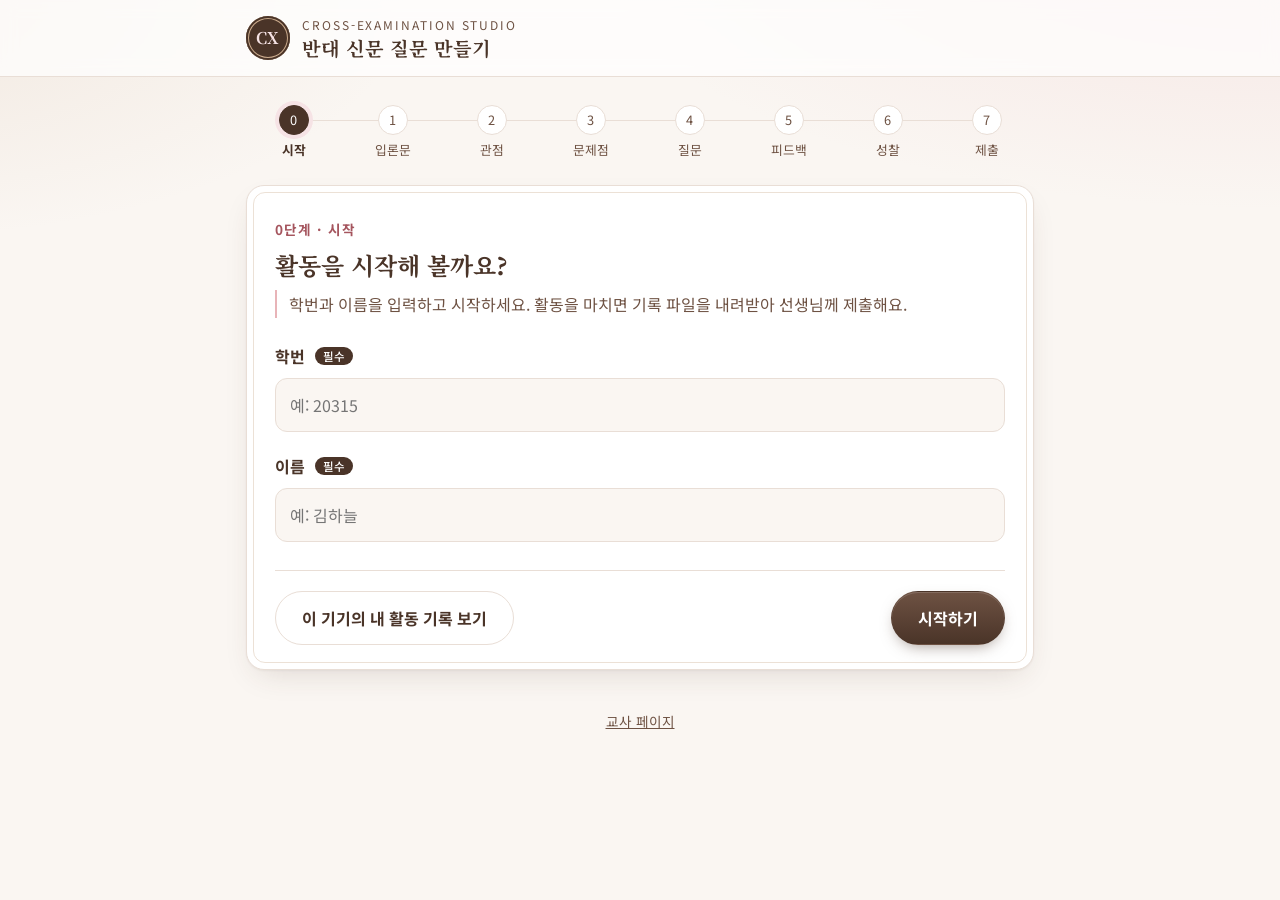
<file: index.html>
<!doctype html>
<html lang="ko">
<head>
  <meta charset="utf-8">
  <meta name="viewport" content="width=device-width, initial-scale=1">
  <title>반대 신문 질문 만들기</title>
  <link rel="preconnect" href="https://fonts.googleapis.com">
  <link rel="preconnect" href="https://fonts.gstatic.com" crossorigin>
  <link href="https://fonts.googleapis.com/css2?family=Noto+Sans+KR:wght@400;500;700&family=Noto+Serif+KR:wght@500;700&display=swap" rel="stylesheet">
  <link rel="stylesheet" href="style.css">
</head>
<body>
  <header class="site-header">
    <div class="wrap header-inner">
      <div class="brand">
        <span class="brand-mark" aria-hidden="true">CX</span>
        <div>
          <p class="brand-eyebrow">Cross-Examination Studio</p>
          <h1 class="brand-title">반대 신문 질문 만들기</h1>
        </div>
      </div>
      <div class="header-tools">
        <p class="student-chip" id="studentChip" hidden></p>
        <button type="button" class="btn btn-ghost btn-sm" id="btnDownloadNow" hidden>지금까지 기록 내려받기</button>
      </div>
    </div>
  </header>

  <main class="wrap">
    <div class="notice notice-warn" id="storageNotice" hidden>
      이 기기에서는 자동 저장이 되지 않으니 마지막에 꼭 파일을 내려받으세요.
    </div>
    <div class="notice" id="restoreNotice" hidden>
      <span>이전에 하던 활동을 불러왔습니다.</span>
      <button type="button" class="btn btn-text" id="btnRestart">새 활동 시작</button>
    </div>

    <ol class="progress progress-8" id="progress" aria-label="활동 단계">
      <li data-idx="0"><span class="dot">0</span><span class="label">시작</span></li>
      <li data-idx="1"><span class="dot">1</span><span class="label">입론문</span></li>
      <li data-idx="2"><span class="dot">2</span><span class="label">관점</span></li>
      <li data-idx="3"><span class="dot">3</span><span class="label">문제점</span></li>
      <li data-idx="4"><span class="dot">4</span><span class="label">질문</span></li>
      <li data-idx="5"><span class="dot">5</span><span class="label">피드백</span></li>
      <li data-idx="6"><span class="dot">6</span><span class="label">성찰</span></li>
      <li data-idx="7"><span class="dot">7</span><span class="label">제출</span></li>
    </ol>

    <details class="essay-ref card" id="essayRef" hidden>
      <summary>상대 측 입론문 다시 보기</summary>
      <div class="essay-body" id="essayRefBody"></div>
    </details>

    <div class="notice" id="lockedNotice" hidden>
      <span>확정한 내용이라 수정할 수 없어요. 읽기만 할 수 있어요.</span>
    </div>

    <!-- 0단계 -->
    <section class="step card" data-step="start" hidden>
      <p class="step-kicker">0단계 · 시작</p>
      <h2>활동을 시작해 볼까요?</h2>
      <p class="guide">학번과 이름을 입력하고 시작하세요. 활동을 마치면 기록 파일을 내려받아 선생님께 제출해요.</p>
      <div class="field">
        <label for="studentNumber">학번 <span class="req">필수</span></label>
        <input id="studentNumber" type="text" inputmode="numeric" autocomplete="off" maxlength="20" placeholder="예: 20315">
        <p class="error" data-error-for="studentNumber"></p>
      </div>
      <div class="field">
        <label for="studentName">이름 <span class="req">필수</span></label>
        <input id="studentName" type="text" autocomplete="off" maxlength="30" placeholder="예: 김하늘">
        <p class="error" data-error-for="studentName"></p>
      </div>
      <p class="hint" id="lockedHint" hidden>활동을 시작한 뒤에는 학번과 이름을 바꿀 수 없어요. 바꾸려면 위의 [새 활동 시작]을 눌러 주세요.</p>
      <div class="actions">
        <button type="button" class="btn btn-ghost" id="btnHistory">이 기기의 내 활동 기록 보기</button>
        <button type="button" class="btn btn-primary" data-action="next">시작하기</button>
      </div>
    </section>

    <!-- 1단계 -->
    <section class="step card" data-step="essay" hidden>
      <p class="step-kicker">1단계 · 상대 측 입론문 읽기</p>
      <h2>상대 측 입론문을 붙여 넣어 주세요</h2>
      <p class="guide">상대 측이 어떤 주장을 하고, 어떤 이유와 근거를 들었는지 생각하며 꼼꼼히 읽어 보세요.</p>
      <div class="field-row">
        <div class="field grow">
          <label for="topic">논제 <span class="opt">선택</span></label>
          <input id="topic" type="text" maxlength="150" placeholder="예: 청소년의 SNS 사용을 법으로 제한해야 한다.">
          <p class="error" data-error-for="topic"></p>
        </div>
        <fieldset class="field stance">
          <legend>상대 측 입장 <span class="opt">선택</span></legend>
          <div class="seg">
            <label><input type="radio" name="opponentStance" value="찬성"><span>찬성</span></label>
            <label><input type="radio" name="opponentStance" value="반대"><span>반대</span></label>
            <label><input type="radio" name="opponentStance" value="모름"><span>모름</span></label>
          </div>
        </fieldset>
      </div>
      <div class="field">
        <label for="opponentEssay">상대 측 입론문 <span class="req">필수</span></label>
        <textarea id="opponentEssay" rows="10" placeholder="상대 측 입론문 전체를 붙여 넣어 주세요. (100~3,000자)"></textarea>
        <p class="counter" data-count-for="opponentEssay"></p>
        <p class="error" data-error-for="opponentEssay"></p>
      </div>
      <div class="essay-preview" id="essayPreviewWrap" hidden>
        <p class="preview-title">읽기 화면</p>
        <div class="essay-body" id="essayPreview"></div>
      </div>
      <div class="actions">
        <button type="button" class="btn btn-ghost" data-action="prev">이전</button>
        <button type="button" class="btn btn-primary" data-action="next">다음</button>
      </div>
    </section>

    <!-- 2단계 -->
    <section class="step card" data-step="criterion" hidden>
      <p class="step-kicker">2단계 · 검토 관점 선택</p>
      <h2>어떤 관점으로 검토할까요?</h2>
      <p class="guide">입론문을 읽으며 가장 의문이 들었던 부분을 떠올리고, 그 의문과 가장 가까운 검토 질문 하나를 골라 보세요.</p>
      <div id="criteriaList" class="criteria" role="radiogroup" aria-label="검토 질문"></div>
      <p class="error" data-error-for="criterion"></p>
      <div class="actions">
        <button type="button" class="btn btn-ghost" data-action="prev">이전</button>
        <button type="button" class="btn btn-primary" data-action="next">다음</button>
      </div>
    </section>

    <!-- 3단계 -->
    <section class="step card" data-step="problem" hidden>
      <p class="step-kicker">3단계 · 문제점 찾기</p>
      <h2>어떤 점이 문제라고 생각하나요?</h2>
      <p class="guide">선택한 관점에서 볼 때 입론문의 어느 부분이, 왜 문제인지 구체적으로 적어 보세요.</p>
      <div class="selected-criterion" id="selectedCriterion3"></div>
      <div class="field">
        <label for="quotedPart">문제가 있다고 생각하는 부분 옮겨 적기 <span class="opt">선택</span></label>
        <textarea id="quotedPart" rows="3" placeholder="입론문에서 해당 문장을 그대로 옮겨 적어 보세요."></textarea>
        <p class="counter" data-count-for="quotedPart"></p>
        <p class="error" data-error-for="quotedPart"></p>
      </div>
      <div class="field">
        <label for="problemThought">나의 생각 <span class="req">필수</span></label>
        <textarea id="problemThought" rows="6" placeholder="예: 근거로 든 설문 조사가 언제, 누구를 대상으로 한 것인지 나와 있지 않아서 믿기 어렵다고 생각한다. (30~800자)"></textarea>
        <p class="counter" data-count-for="problemThought"></p>
        <p class="error" data-error-for="problemThought"></p>
      </div>
      <div class="actions">
        <button type="button" class="btn btn-ghost" data-action="prev">이전</button>
        <button type="button" class="btn btn-primary" data-action="next">다음</button>
      </div>
    </section>

    <!-- 4단계 -->
    <section class="step card" data-step="question" hidden>
      <p class="step-kicker">4단계 · 반대 신문 질문 만들기</p>
      <h2>상대 측에게 건넬 질문을 만들어 보세요</h2>
      <p class="guide">앞에서 찾은 문제점을 상대가 직접 확인하거나 인정할 수 있도록 질문으로 바꾸어 보세요.</p>
      <fieldset class="field">
        <legend>질문 유형 <span class="req">필수</span></legend>
        <div class="qtypes" id="qtypeList"></div>
        <p class="error" data-error-for="questionType"></p>
      </fieldset>
      <div class="field">
        <label for="studentQuestion">나의 반대 신문 질문 <span class="req">필수</span></label>
        <textarea id="studentQuestion" rows="4" placeholder="상대 측에게 실제로 묻는 말투로 적어 보세요. (10~300자)"></textarea>
        <p class="counter" data-count-for="studentQuestion"></p>
        <p class="error" data-error-for="studentQuestion"></p>
      </div>
      <div class="actions">
        <button type="button" class="btn btn-ghost" data-action="prev">이전</button>
        <button type="button" class="btn btn-primary" data-action="next" id="btnQuestionNext">제출 전 확인</button>
      </div>
    </section>

    <!-- 4단계: 확인 -->
    <section class="step card" data-step="confirm" hidden>
      <p class="step-kicker">4단계 · 제출 전 확인</p>
      <h2>확정하기 전에 확인해 주세요</h2>
      <p class="guide">아래 내용이 맞는지 살펴보세요. <strong>확정하면 1~4단계 내용을 수정할 수 없습니다.</strong></p>
      <dl class="summary" id="confirmSummary"></dl>
      <div class="actions">
        <button type="button" class="btn btn-ghost" data-action="prev">돌아가서 고치기</button>
        <button type="button" class="btn btn-primary" id="btnConfirm">확정하고 피드백 받으러 가기</button>
      </div>
    </section>

    <!-- 5단계 -->
    <section class="step card" data-step="feedback" hidden>
      <p class="step-kicker">5단계 · ChatGPT 피드백 받기</p>
      <h2>ChatGPT에게 피드백을 받아 보세요</h2>
      <p class="guide">ChatGPT의 답변도 틀릴 수 있어요. 입론문과 비교하며 비판적으로 읽어 보세요.</p>

      <div class="gpt-step">
        <p class="gpt-num">①</p>
        <div class="gpt-content">
          <h3>요청문 복사하기</h3>
          <p class="hint">아래 요청문에는 지금까지 작성한 내용이 모두 들어 있어요.</p>
          <textarea id="promptBox" class="prompt-box" rows="9" readonly aria-label="ChatGPT 요청문"></textarea>
          <div class="inline-actions">
            <button type="button" class="btn btn-primary" id="btnCopy">요청문 복사</button>
            <span class="copy-status" id="copyStatus" role="status"></span>
          </div>
        </div>
      </div>

      <div class="gpt-step">
        <p class="gpt-num">②</p>
        <div class="gpt-content">
          <h3>ChatGPT에 붙여 넣기</h3>
          <p>ChatGPT를 새 탭에서 열고, 복사한 요청문을 붙여 넣어 보내세요.</p>
          <div class="inline-actions">
            <a class="btn btn-ghost" id="linkChatGPT" href="https://chatgpt.com/" target="_blank" rel="noopener noreferrer">ChatGPT 새 탭으로 열기 ↗</a>
          </div>
        </div>
      </div>

      <div class="gpt-step">
        <p class="gpt-num">③</p>
        <div class="gpt-content">
          <h3>답변 붙여 넣기</h3>
          <p class="hint">ChatGPT 답변 아래의 복사 버튼을 누르거나, 답변 전체를 드래그해 복사한 뒤 붙여 넣으세요.</p>
          <div class="field">
            <label for="gptResponse">ChatGPT의 답변 <span class="req">필수</span></label>
            <textarea id="gptResponse" rows="10" placeholder="ChatGPT의 답변 전체를 붙여 넣어 주세요. (50~5,000자)"></textarea>
            <p class="counter" data-count-for="gptResponse"></p>
            <p class="error" data-error-for="gptResponse"></p>
          </div>
          <div class="notice notice-warn" id="formatWarn" hidden>답변 형식이 요청과 다릅니다. 답변 전체를 복사했는지 확인해 보세요.</div>
          <div id="feedbackView" hidden></div>
          <p class="hint" id="feedbackSavedHint" hidden>피드백이 저장되었어요. 저장한 답변은 수정할 수 없어요.</p>
        </div>
      </div>

      <div class="actions">
        <button type="button" class="btn btn-ghost" data-action="prev">이전</button>
        <button type="button" class="btn btn-primary" id="btnSaveFeedback">피드백 저장</button>
        <button type="button" class="btn btn-primary" data-action="next" id="btnToReflection" hidden>다음</button>
      </div>
    </section>

    <!-- 6단계 -->
    <section class="step card" data-step="reflection" hidden>
      <p class="step-kicker">6단계 · 마무리 성찰</p>
      <h2>생각을 정리해 볼까요?</h2>
      <p class="guide">ChatGPT의 예시를 그대로 옮기기보다 나의 말로 다듬어 보세요.</p>
      <div class="field">
        <label for="finalQuestion">피드백을 참고해 실제 토론에서 사용할 최종 질문을 직접 다듬어 적어 보세요. <span class="req">필수</span></label>
        <textarea id="finalQuestion" rows="3" placeholder="(10~300자)"></textarea>
        <p class="counter" data-count-for="finalQuestion"></p>
        <p class="error" data-error-for="finalQuestion"></p>
      </div>
      <div class="field">
        <label for="learned">이번 활동에서 새롭게 알게 된 점 <span class="opt">선택</span></label>
        <textarea id="learned" rows="2"></textarea>
        <p class="counter" data-count-for="learned"></p>
        <p class="error" data-error-for="learned"></p>
      </div>
      <div class="actions">
        <button type="button" class="btn btn-ghost" data-action="prev">이전</button>
        <button type="button" class="btn btn-primary" id="btnFinish">활동 마치기</button>
      </div>
    </section>

    <!-- 7단계 -->
    <section class="step card" data-step="done" hidden>
      <p class="step-kicker">7단계 · 완료 및 제출</p>
      <h2>수고했어요! 기록 파일을 제출해 주세요</h2>
      <div class="submit-box">
        <button type="button" class="btn btn-primary btn-xl" id="btnDownload">활동 기록 파일 내려받기</button>
        <p>이 파일을 선생님이 안내한 곳(예: 클래스룸 과제)에 제출하세요.</p>
        <p class="hint" id="downloadedHint" hidden>파일을 내려받았어요. 다운로드 폴더에서 확인한 뒤 제출하세요.</p>
      </div>
      <h3 class="summary-title">오늘의 활동</h3>
      <dl class="summary" id="doneSummary"></dl>
      <div class="actions">
        <span></span>
        <button type="button" class="btn btn-ghost" id="btnNew">새 활동 시작</button>
      </div>
    </section>

    <!-- 이 기기의 기록 -->
    <section class="step card" data-step="history" hidden>
      <p class="step-kicker">이 기기의 내 활동 기록</p>
      <h2 id="historyTitle">지난 활동 기록</h2>
      <p class="guide">이 기기에 저장된 활동 기록이에요. 읽기만 할 수 있고, 다시 내려받을 수 있어요.</p>
      <div id="historyList"></div>
      <div class="actions">
        <button type="button" class="btn btn-ghost" id="btnHistoryBack">돌아가기</button>
        <span></span>
      </div>
    </section>
  </main>

  <footer class="site-footer wrap">
    <a href="teacher.html">교사 페이지</a>
  </footer>

  <div class="toast" id="toast" role="status" aria-live="polite" hidden></div>

  <script src="app.js"></script>
</body>
</html>
</file>
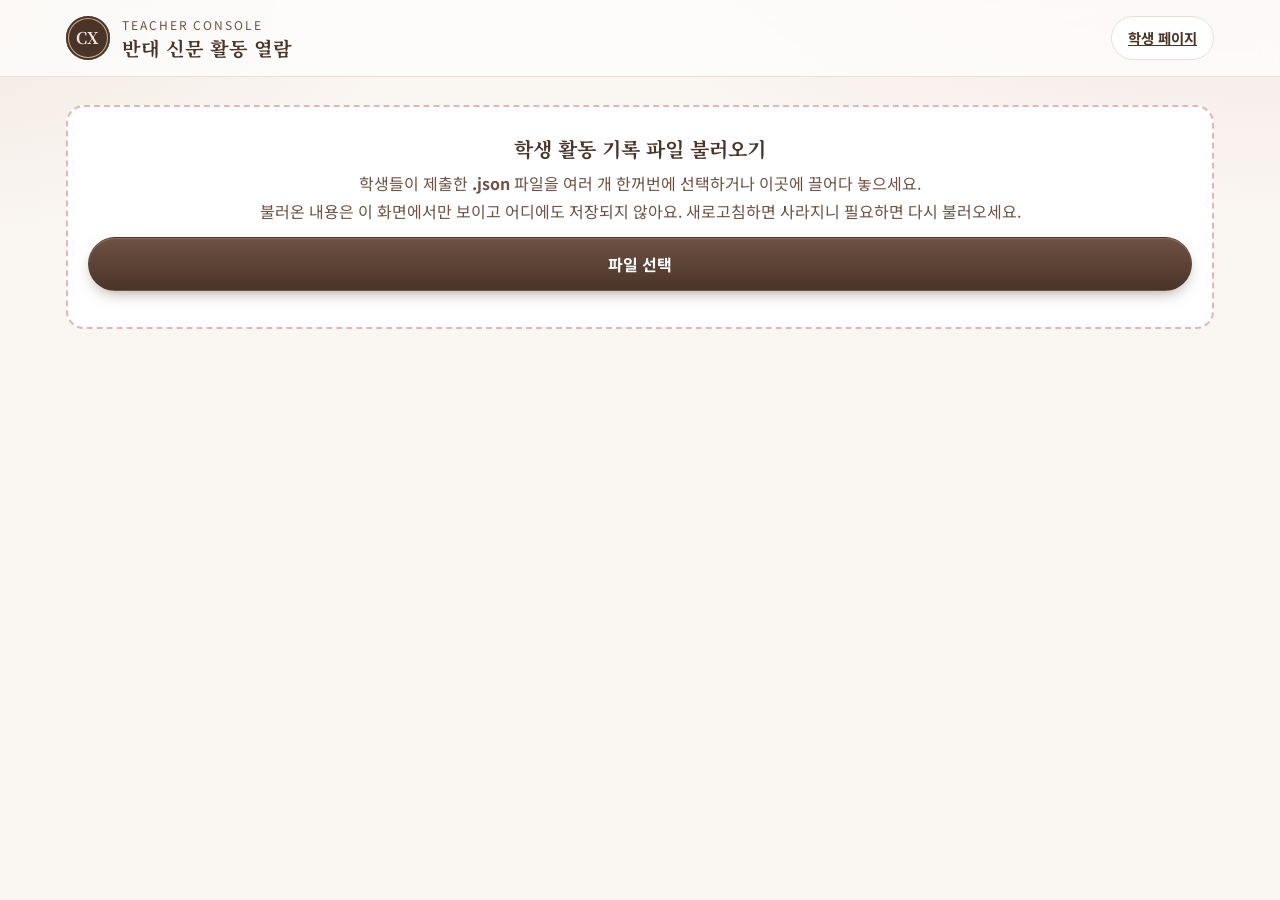
<file: teacher.html>
<!doctype html>
<html lang="ko">
<head>
  <meta charset="utf-8">
  <meta name="viewport" content="width=device-width, initial-scale=1">
  <meta name="robots" content="noindex">
  <title>교사 페이지 · 반대 신문 질문</title>
  <link rel="preconnect" href="https://fonts.googleapis.com">
  <link rel="preconnect" href="https://fonts.gstatic.com" crossorigin>
  <link href="https://fonts.googleapis.com/css2?family=Noto+Sans+KR:wght@400;500;700&family=Noto+Serif+KR:wght@500;700&display=swap" rel="stylesheet">
  <link rel="stylesheet" href="style.css">
  <style>
    .t-wrap { max-width: 1180px; }
    .dropzone {
      border: 2px dashed var(--pink);
      border-radius: 18px;
      background: var(--white);
      padding: 28px 20px;
      text-align: center;
      margin-bottom: 16px;
      transition: background 0.2s, border-color 0.2s;
    }
    .dropzone.over { background: var(--pink-light); border-color: var(--pink-deep); }
    .dropzone h2 { font-size: 1.25rem; margin-bottom: 6px; }
    .dropzone .btn { margin-top: 12px; }
    .sr-only { position: absolute; width: 1px; height: 1px; overflow: hidden; clip: rect(0 0 0 0); white-space: nowrap; }
    .load-report { margin-bottom: 16px; }
    .load-report ul { margin: 6px 0 0; padding-left: 1.2em; }
    .toolbar { display: grid; grid-template-columns: repeat(auto-fit, minmax(150px, 1fr)); gap: 10px; padding: 18px; margin-bottom: 16px; align-items: end; }
    .toolbar label { font-size: 0.85rem; margin-bottom: 4px; }
    .toolbar input, .toolbar select { padding: 9px 12px; }
    .toolbar-actions { display: flex; gap: 8px; flex-wrap: wrap; justify-content: flex-end; margin-bottom: 16px; align-items: center; }
    .toolbar-actions .meta { margin-right: auto; color: var(--brown-600); font-size: 0.9rem; }
    .stats { display: grid; grid-template-columns: repeat(auto-fit, minmax(240px, 1fr)); gap: 12px; margin-bottom: 16px; }
    .stat { padding: 18px 20px; }
    .stat h3 { font-size: 1rem; margin-bottom: 10px; }
    .bar-row { display: grid; grid-template-columns: 72px 1fr auto; gap: 8px; align-items: center; font-size: 0.9rem; margin-bottom: 6px; }
    .bar { height: 10px; border-radius: 999px; background: var(--ivory); border: 1px solid var(--line); overflow: hidden; }
    .bar span { display: block; height: 100%; background: linear-gradient(90deg, var(--pink), var(--pink-deep)); }
    .bar-num { text-align: right; color: var(--brown-600); white-space: nowrap; }
    .big { font-family: var(--serif); font-size: 1.8rem; font-weight: 700; }
    .layout { display: grid; grid-template-columns: minmax(280px, 380px) 1fr; gap: 16px; align-items: start; }
    .panel { padding: 0; overflow: hidden; }
    .panel-head { padding: 14px 18px; border-bottom: 1px solid var(--line); font-family: var(--serif); font-weight: 700; display: flex; justify-content: space-between; align-items: center; gap: 8px; }
    .student-list { max-height: 70vh; overflow-y: auto; }
    .student-item { display: block; width: 100%; text-align: left; background: none; border: 0; border-bottom: 1px solid var(--line); padding: 12px 18px; font: inherit; color: inherit; cursor: pointer; }
    .student-item:hover { background: var(--ivory); }
    .student-item.active { background: var(--pink-light); }
    .student-item .top { display: flex; justify-content: space-between; gap: 8px; font-weight: 700; }
    .student-item .sub { font-size: 0.85rem; color: var(--brown-600); }
    .status { font-size: 0.75rem; padding: 1px 8px; border-radius: 999px; font-weight: 700; white-space: nowrap; }
    .status-done { background: #E6EDE3; color: #34492F; }
    .status-progress { background: var(--pink-light); color: #7E3A43; }
    .status-conflict { background: #FBEDEE; color: #6A2A31; border: 1px solid #D9A0A6; }
    .detail { padding: 18px 20px; }
    .session { border: 1px solid var(--line); border-radius: 14px; margin-bottom: 14px; overflow: hidden; }
    .session > summary { cursor: pointer; padding: 12px 16px; background: var(--ivory); display: flex; flex-wrap: wrap; gap: 6px 10px; align-items: center; list-style: none; }
    .session > summary::-webkit-details-marker { display: none; }
    .session-body { padding: 16px; }
    .sec { margin-bottom: 18px; }
    .sec h4 { font-family: var(--serif); margin: 0 0 6px; font-size: 1rem; color: var(--brown-800); }
    .sec .box { background: var(--ivory); border: 1px solid var(--line); border-radius: 12px; padding: 12px 14px; white-space: pre-wrap; overflow-wrap: anywhere; }
    .sec .box.scroll { max-height: 280px; overflow-y: auto; }
    .sec details.box summary { cursor: pointer; font-weight: 700; white-space: normal; }
    .timeline { list-style: none; margin: 0; padding: 0 0 0 14px; border-left: 2px solid var(--pink); }
    .timeline li { position: relative; padding: 4px 0 8px 12px; font-size: 0.92rem; }
    .timeline li::before { content: ''; position: absolute; left: -21px; top: 12px; width: 10px; height: 10px; border-radius: 50%; background: var(--white); border: 2px solid var(--pink-deep); }
    .timeline .dur { color: var(--brown-600); font-size: 0.85rem; }
    .flag { font-size: 0.85rem; color: #6A2A31; background: #FBEDEE; border: 1px solid #D9A0A6; border-radius: 10px; padding: 6px 10px; margin-bottom: 12px; }
    @media (max-width: 860px) { .layout { grid-template-columns: 1fr; } .student-list { max-height: 360px; } }
  </style>
</head>
<body>
  <header class="site-header">
    <div class="wrap t-wrap header-inner">
      <div class="brand">
        <span class="brand-mark" aria-hidden="true">CX</span>
        <div>
          <p class="brand-eyebrow">Teacher Console</p>
          <h1 class="brand-title">반대 신문 활동 열람</h1>
        </div>
      </div>
      <a href="index.html" class="btn btn-ghost btn-sm">학생 페이지</a>
    </div>
  </header>

  <main class="wrap t-wrap">
    <section class="dropzone" id="dropzone">
      <h2>학생 활동 기록 파일 불러오기</h2>
      <p class="muted">학생들이 제출한 <strong>.json</strong> 파일을 여러 개 한꺼번에 선택하거나 이곳에 끌어다 놓으세요.</p>
      <p class="muted">불러온 내용은 이 화면에서만 보이고 어디에도 저장되지 않아요. 새로고침하면 사라지니 필요하면 다시 불러오세요.</p>
      <label class="btn btn-primary" for="fileInput">파일 선택</label>
      <input id="fileInput" class="sr-only" type="file" accept=".json,application/json" multiple>
    </section>

    <div class="notice load-report" id="loadReport" hidden></div>

    <section id="dashView" hidden>
      <div class="toolbar-actions">
        <span class="meta" id="metaText"></span>
        <button type="button" class="btn btn-primary btn-sm" id="btnCsv">불러온 기록 CSV로 내려받기</button>
      </div>

      <div class="card toolbar" role="search">
        <div><label for="fNumber">학번</label><input id="fNumber" type="text" placeholder="일부만 입력 가능"></div>
        <div><label for="fName">이름</label><input id="fName" type="text" placeholder="일부만 입력 가능"></div>
        <div><label for="fCategory">검토 관점</label>
          <select id="fCategory"><option value="">전체</option><option>타당성</option><option>공정성</option><option>신뢰성</option></select></div>
        <div><label for="fType">질문 유형</label>
          <select id="fType"><option value="">전체</option><option>확인 질문</option><option>검증 질문</option></select></div>
        <div><label for="fStatus">상태</label>
          <select id="fStatus"><option value="">전체</option><option value="completed">완료</option><option value="in_progress">진행 중</option></select></div>
        <div><label for="fFrom">시작일</label><input id="fFrom" type="date"></div>
        <div><label for="fTo">종료일</label><input id="fTo" type="date"></div>
      </div>

      <div class="stats" id="stats"></div>

      <div class="layout">
        <div class="card panel">
          <div class="panel-head"><span>학생 목록</span><span class="muted" id="studentCount"></span></div>
          <div class="student-list" id="studentList"></div>
        </div>
        <div class="card panel">
          <div class="panel-head"><span id="detailTitle">학생을 선택하세요</span></div>
          <div class="detail" id="detail"><p class="empty">왼쪽 목록에서 학생을 선택하면 활동 과정이 표시됩니다.</p></div>
        </div>
      </div>
    </section>
  </main>

  <script src="teacher.js"></script>
</body>
</html>
</file>
<file: style.css>
:root {
  --brown-900: #3A281E;
  --brown-800: #4A3428;
  --brown-600: #6E5243;
  --brown-500: #8B6F5E;
  --ivory: #FAF6F2;
  --white: #FFFFFF;
  --pink: #E8B4B8;
  --pink-deep: #A5555E;
  --pink-light: #F6E3E5;
  --line: #E9DED6;
  --gold: #C9A98B;
  --danger: #A3333D;
  --ok: #4F6B4A;
  --radius: 18px;
  --shadow: 0 1px 2px rgba(74, 52, 40, 0.05), 0 12px 32px -12px rgba(74, 52, 40, 0.18);
  --serif: 'Noto Serif KR', 'Gowun Batang', serif;
  --sans: 'Pretendard', 'Noto Sans KR', system-ui, -apple-system, 'Apple SD Gothic Neo', sans-serif;
}

* { box-sizing: border-box; }

html { -webkit-text-size-adjust: 100%; }

body {
  margin: 0;
  background:
    radial-gradient(1200px 500px at 100% -10%, rgba(232, 180, 184, 0.28), transparent 60%),
    radial-gradient(900px 400px at -10% 0%, rgba(201, 169, 139, 0.18), transparent 60%),
    var(--ivory);
  color: var(--brown-800);
  font-family: var(--sans);
  font-size: 16px;
  line-height: 1.75;
  min-height: 100vh;
  word-break: keep-all;      /* 한국어 단어 중간에서 줄이 바뀌지 않도록 */
  overflow-wrap: anywhere;   /* 아주 긴 단어·URL은 넘치지 않게 줄바꿈 */
}

.wrap {
  width: 100%;
  max-width: 820px;
  margin: 0 auto;
  padding: 0 16px;
}

h1, h2, h3 { font-family: var(--serif); color: var(--brown-800); line-height: 1.4; margin: 0; }
h2 { font-size: 1.5rem; margin-bottom: 8px; }
h3 { font-size: 1.1rem; margin-bottom: 8px; }
p { margin: 0; }
a { color: var(--brown-800); }

/* ---------- 헤더 ---------- */
.site-header {
  border-bottom: 1px solid var(--line);
  background: rgba(255, 255, 255, 0.7);
  backdrop-filter: blur(8px);
  -webkit-backdrop-filter: blur(8px);
  position: sticky;
  top: 0;
  z-index: 10;
}
.header-inner {
  display: flex;
  align-items: center;
  justify-content: space-between;
  gap: 12px;
  padding-top: 14px;
  padding-bottom: 14px;
  flex-wrap: wrap;
}
.brand { display: flex; align-items: center; gap: 12px; min-width: 0; }
.brand-mark {
  width: 44px; height: 44px; flex: none;
  display: grid; place-items: center;
  border-radius: 50%;
  background: var(--brown-800);
  color: var(--pink-light);
  font-family: var(--serif);
  font-weight: 700;
  letter-spacing: 0.04em;
  box-shadow: inset 0 0 0 2px var(--brown-800), inset 0 0 0 3px var(--gold);
}
.brand-eyebrow {
  font-size: 0.75rem;
  letter-spacing: 0.16em;
  text-transform: uppercase;
  color: var(--brown-600);
}
.brand-title { font-size: 1.2rem; }
.student-chip {
  font-size: 0.9rem;
  padding: 4px 14px;
  border-radius: 999px;
  background: var(--pink-light);
  border: 1px solid var(--pink);
  color: var(--brown-800);
}

main.wrap { padding-top: 28px; padding-bottom: 40px; }

/* ---------- 진행 표시줄 ---------- */
.progress {
  list-style: none;
  padding: 0;
  margin: 0 0 24px;
  display: grid;
  grid-template-columns: repeat(7, 1fr);
  gap: 4px;
  position: relative;
}
.progress li {
  display: flex;
  flex-direction: column;
  align-items: center;
  gap: 4px;
  position: relative;
  color: var(--brown-600);
  font-size: 0.8rem;
}
.progress li::before {
  content: '';
  position: absolute;
  top: 15px;
  left: -50%;
  width: 100%;
  height: 1px;
  background: var(--line);
  z-index: 0;
}
.progress li:first-child::before { display: none; }
.progress .dot {
  width: 30px; height: 30px;
  border-radius: 50%;
  display: grid; place-items: center;
  background: var(--white);
  border: 1px solid var(--line);
  font-size: 0.8rem;
  position: relative;
  z-index: 1;
  transition: all 0.3s ease;
}
.progress li.done .dot { background: var(--pink-light); border-color: var(--pink); color: var(--brown-800); }
.progress li.done::before, .progress li.current::before { background: var(--pink); }
.progress li.current .dot {
  background: var(--brown-800);
  border-color: var(--brown-800);
  color: var(--white);
  box-shadow: 0 0 0 4px var(--pink-light);
}
.progress li.current .label { color: var(--brown-800); font-weight: 700; }

/* ---------- 카드 ---------- */
.card {
  background: var(--white);
  border: 1px solid var(--line);
  border-radius: var(--radius);
  box-shadow: var(--shadow);
  position: relative;
}
.step {
  padding: 32px 28px 24px;
  animation: fadeUp 0.45s ease both;
}
.step::after {
  content: '';
  position: absolute;
  inset: 6px;
  border: 1px solid rgba(201, 169, 139, 0.35);
  border-radius: calc(var(--radius) - 6px);
  pointer-events: none;
}
@keyframes fadeUp {
  from { opacity: 0; transform: translateY(8px); }
  to { opacity: 1; transform: none; }
}
@media (prefers-reduced-motion: reduce) {
  .step { animation: none; }
  * { transition: none !important; }
}

.step-kicker {
  font-size: 0.85rem;
  letter-spacing: 0.08em;
  color: var(--pink-deep);
  font-weight: 700;
  margin-bottom: 6px;
}
.guide {
  color: var(--brown-600);
  margin-bottom: 24px;
  padding-left: 12px;
  border-left: 2px solid var(--pink);
}
.hint { color: var(--brown-600); font-size: 0.9rem; margin-top: 12px; }

/* ---------- 입력 ---------- */
.field { margin: 0 0 20px; border: 0; padding: 0; min-width: 0; }
.field-row { display: flex; gap: 16px; flex-wrap: wrap; }
.field-row .grow { flex: 1 1 280px; }
label, legend {
  display: block;
  font-weight: 700;
  margin-bottom: 8px;
  color: var(--brown-800);
  padding: 0;
}
.req, .opt {
  font-size: 0.72rem;
  font-weight: 500;
  padding: 1px 8px;
  border-radius: 999px;
  margin-left: 6px;
  vertical-align: 2px;
}
.req { background: var(--brown-800); color: var(--white); }
.opt { background: var(--ivory); color: var(--brown-600); border: 1px solid var(--line); }

input[type="text"], input[type="password"], input[type="date"], select, textarea {
  width: 100%;
  font: inherit;
  color: var(--brown-800);
  background: var(--ivory);
  border: 1px solid var(--line);
  border-radius: 12px;
  padding: 12px 14px;
  transition: border-color 0.2s, box-shadow 0.2s, background 0.2s;
}
textarea { resize: vertical; line-height: 1.7; }
input:focus, select:focus, textarea:focus {
  outline: none;
  background: var(--white);
  border-color: var(--pink-deep);
  box-shadow: 0 0 0 3px var(--pink-light);
}
input[readonly] { color: var(--brown-600); background: #F3EEE9; }
.invalid { border-color: var(--danger) !important; }
.counter { font-size: 0.85rem; color: var(--brown-600); text-align: right; margin-top: 4px; }
.counter.over { color: var(--danger); font-weight: 700; }
.error { color: var(--danger); font-size: 0.9rem; margin-top: 4px; min-height: 0; }
.error:empty { display: none; }

/* 세그먼트 라디오 */
.seg { display: inline-flex; border: 1px solid var(--line); border-radius: 12px; overflow: hidden; background: var(--ivory); }
.seg label { margin: 0; font-weight: 500; cursor: pointer; }
.seg input { position: absolute; opacity: 0; pointer-events: none; }
.seg span { display: block; padding: 11px 16px; }
.seg label + label span { border-left: 1px solid var(--line); }
.seg input:checked + span { background: var(--brown-800); color: var(--white); }
.seg input:focus-visible + span { box-shadow: inset 0 0 0 2px var(--pink-deep); }

/* ---------- 검토 관점 ---------- */
.criteria { display: grid; gap: 18px; }
.criteria-group h3 { display: flex; align-items: center; gap: 8px; }
.criteria-options { display: grid; gap: 10px; }
.option-card {
  display: flex;
  gap: 12px;
  align-items: flex-start;
  padding: 14px 16px;
  border: 1px solid var(--line);
  border-radius: 14px;
  background: var(--white);
  cursor: pointer;
  font-weight: 500;
  margin: 0;
  transition: border-color 0.2s, background 0.2s, transform 0.2s;
}
.option-card:hover { border-color: var(--pink); transform: translateY(-1px); }
.option-card input { margin-top: 6px; accent-color: var(--brown-800); flex: none; width: 18px; height: 18px; }
.option-card:has(input:checked) { background: var(--pink-light); border-color: var(--pink-deep); }
.option-card.checked { background: var(--pink-light); border-color: var(--pink-deep); }
.option-desc { display: block; font-weight: 400; color: var(--brown-600); font-size: 0.92rem; margin-top: 2px; }
.qtypes { display: grid; grid-template-columns: repeat(auto-fit, minmax(240px, 1fr)); gap: 12px; }
.qtypes .option-card strong { font-family: var(--serif); font-size: 1.05rem; }

/* 배지 */
.badge {
  display: inline-block;
  font-family: var(--sans);
  font-size: 0.78rem;
  font-weight: 700;
  padding: 2px 10px;
  border-radius: 999px;
  border: 1px solid transparent;
  vertical-align: 1px;
  line-height: 1.6;
}
.badge-타당성 { background: #F1E6DC; color: #5A3E2E; border-color: #D9C3B0; }
.badge-공정성 { background: var(--pink-light); color: #7E3A43; border-color: var(--pink); }
.badge-신뢰성 { background: #EAE7E1; color: #4A4238; border-color: #CFC7BA; }
.badge-type { background: var(--brown-800); color: var(--white); }

.selected-criterion {
  background: var(--ivory);
  border: 1px dashed var(--gold);
  border-radius: 12px;
  padding: 12px 14px;
  margin-bottom: 20px;
}

/* ---------- 입론문 ---------- */
.essay-ref { margin-bottom: 20px; padding: 0; overflow: hidden; }
.essay-ref summary {
  cursor: pointer;
  padding: 14px 20px;
  font-weight: 700;
  font-family: var(--serif);
  list-style: none;
  display: flex;
  justify-content: space-between;
  align-items: center;
}
.essay-ref summary::-webkit-details-marker { display: none; }
.essay-ref summary::after { content: '펼치기 ▾'; font-family: var(--sans); font-size: 0.85rem; color: var(--brown-600); font-weight: 500; }
.essay-ref[open] summary::after { content: '접기 ▴'; }
.essay-ref[open] summary { border-bottom: 1px solid var(--line); }
.essay-ref .essay-body { padding: 16px 20px 20px; max-height: 360px; overflow-y: auto; }
.essay-body p { margin-bottom: 0.8em; word-break: keep-all; overflow-wrap: anywhere; }
.essay-body p:last-child { margin-bottom: 0; }
.essay-preview {
  background: var(--ivory);
  border: 1px solid var(--line);
  border-radius: 14px;
  padding: 18px 20px;
  margin-bottom: 8px;
}
.preview-title, .mini-label {
  font-size: 0.8rem;
  letter-spacing: 0.08em;
  color: var(--brown-600);
  font-weight: 700;
  margin-bottom: 8px;
}

/* ---------- 요약 ---------- */
.summary { margin: 0 0 8px; display: grid; gap: 0; border-top: 1px solid var(--line); }
.summary div { padding: 14px 0; border-bottom: 1px solid var(--line); display: grid; grid-template-columns: 140px 1fr; gap: 12px; }
.summary dt { font-weight: 700; color: var(--brown-600); font-size: 0.92rem; }
.summary dd { margin: 0; white-space: pre-wrap; word-break: keep-all; overflow-wrap: anywhere; }

/* ---------- 피드백 ---------- */
.my-question {
  background: var(--ivory);
  border-radius: 14px;
  padding: 16px 18px;
  margin-bottom: 20px;
  border: 1px solid var(--line);
}
.my-question p:last-child { white-space: pre-wrap; overflow-wrap: anywhere; }
.fb-block { padding: 18px 0; border-top: 1px solid var(--line); }
.fb-block h3::before { content: ''; display: inline-block; width: 8px; height: 8px; border-radius: 50%; margin-right: 8px; vertical-align: 3px; }
.fb-good h3::before { background: var(--ok); }
.fb-improve h3::before { background: var(--pink-deep); }
.fb-examples h3::before { background: var(--gold); }
.fb-block ul { margin: 0; padding-left: 1.2em; }
.fb-block li { margin-bottom: 6px; }
.example {
  border: 1px solid var(--pink);
  background: linear-gradient(180deg, var(--white), var(--pink-light));
  border-radius: 14px;
  padding: 16px 18px;
  margin-top: 12px;
}
.example .q { font-family: var(--serif); font-weight: 700; font-size: 1.05rem; margin: 6px 0; overflow-wrap: anywhere; }
.example .why { color: var(--brown-600); font-size: 0.95rem; }

.loading { display: flex; align-items: center; gap: 14px; padding: 24px 0; color: var(--brown-600); }
.spinner {
  width: 28px; height: 28px; flex: none;
  border-radius: 50%;
  border: 3px solid var(--pink-light);
  border-top-color: var(--brown-800);
  animation: spin 0.9s linear infinite;
}
@keyframes spin { to { transform: rotate(360deg); } }

/* ---------- 버튼 ---------- */
.actions {
  display: flex;
  justify-content: space-between;
  align-items: center;
  gap: 12px;
  margin-top: 28px;
  padding-top: 20px;
  border-top: 1px solid var(--line);
}
.btn {
  font: inherit;
  font-weight: 700;
  border-radius: 999px;
  padding: 12px 26px;
  cursor: pointer;
  border: 1px solid transparent;
  transition: transform 0.15s, box-shadow 0.2s, background 0.2s;
  min-height: 46px;
}
.btn-primary {
  background: linear-gradient(180deg, var(--brown-600), var(--brown-800));
  color: var(--white);
  box-shadow: 0 6px 16px -6px rgba(74, 52, 40, 0.55), inset 0 1px 0 rgba(255, 255, 255, 0.15);
}
.btn-primary:hover:not(:disabled) { transform: translateY(-1px); box-shadow: 0 10px 20px -8px rgba(74, 52, 40, 0.6); }
.btn-ghost { background: var(--white); color: var(--brown-800); border-color: var(--line); }
.btn-ghost:hover:not(:disabled) { border-color: var(--pink); background: var(--pink-light); }
.btn-text { background: none; border: 0; color: var(--brown-800); text-decoration: underline; padding: 4px 8px; min-height: 0; }
.btn:disabled { opacity: 0.5; cursor: not-allowed; }
.btn:focus-visible { outline: 3px solid var(--pink-deep); outline-offset: 2px; }

/* ---------- 알림 ---------- */
.notice {
  display: flex;
  align-items: center;
  justify-content: space-between;
  flex-wrap: wrap;
  gap: 8px 16px;
  padding: 12px 16px;
  border-radius: 14px;
  border: 1px solid var(--pink);
  background: var(--pink-light);
  margin-bottom: 16px;
}
.notice-warn { border-color: #D9A0A6; background: #FBEDEE; color: #6A2A31; }
#feedbackError { margin: 12px 0; }
.toast {
  position: fixed;
  left: 50%;
  bottom: 24px;
  transform: translateX(-50%);
  background: var(--brown-800);
  color: var(--white);
  padding: 12px 20px;
  border-radius: 999px;
  box-shadow: var(--shadow);
  max-width: calc(100% - 32px);
  text-align: center;
  z-index: 50;
}

.site-footer { text-align: center; padding-bottom: 32px; font-size: 0.85rem; }
.site-footer a { color: var(--brown-600); }

[hidden] { display: none !important; }

/* ---------- 모바일 ---------- */
@media (max-width: 560px) {
  h2 { font-size: 1.3rem; }
  .step { padding: 24px 18px 20px; }
  .progress .label { font-size: 0.7rem; }
  .progress .dot { width: 26px; height: 26px; }
  .progress li::before { top: 13px; }
  .summary div { grid-template-columns: 1fr; gap: 2px; }
  .actions .btn { padding: 12px 18px; }
  .seg span { padding: 10px 12px; }
}

/* ===================== ChatGPT 버전 추가 스타일 ===================== */
.header-tools { display: flex; align-items: center; gap: 8px; flex-wrap: wrap; }
.btn-sm { padding: 8px 16px; min-height: 38px; font-size: 0.9rem; }
.btn-xl { padding: 16px 34px; font-size: 1.1rem; min-height: 56px; }
.progress-8 { grid-template-columns: repeat(8, 1fr); }
.muted { color: var(--brown-600); }
.empty { padding: 24px 8px; text-align: center; color: var(--brown-600); }

/* 확정 후 읽기 전용 */
input:disabled + span, .option-card:has(input:disabled) { cursor: default; }
.option-card:has(input:disabled):hover { transform: none; }
.seg input:disabled + span { opacity: 0.75; }
textarea[readonly] { color: var(--brown-600); background: #F3EEE9; }

/* 5단계 */
.gpt-step { display: grid; grid-template-columns: 40px 1fr; gap: 12px; padding: 18px 0; border-top: 1px solid var(--line); }
.gpt-step:first-of-type { border-top: 0; }
.gpt-num {
  width: 36px; height: 36px; border-radius: 50%;
  display: grid; place-items: center;
  background: var(--pink-light); border: 1px solid var(--pink);
  font-family: var(--serif); font-weight: 700; font-size: 1.1rem;
}
.gpt-content { min-width: 0; }
.gpt-content > p { margin-bottom: 8px; }
.prompt-box {
  font-size: 0.9rem;
  line-height: 1.6;
  background: var(--ivory) !important;
  color: var(--brown-800) !important;
  margin: 8px 0 12px;
}
.inline-actions { display: flex; align-items: center; gap: 12px; flex-wrap: wrap; }
.inline-actions a.btn { text-decoration: none; display: inline-flex; align-items: center; }
.copy-status { color: var(--ok); font-size: 0.92rem; font-weight: 500; }
.fb-text { white-space: pre-wrap; overflow-wrap: anywhere; }
#feedbackView { margin-top: 8px; }
#formatWarn { margin-top: 8px; }

/* 7단계 */
.submit-box {
  text-align: center;
  padding: 28px 16px;
  margin: 8px 0 24px;
  border: 1px solid var(--pink);
  border-radius: 16px;
  background: linear-gradient(180deg, var(--white), var(--pink-light));
}
.submit-box p { margin-top: 12px; }
.summary-title { margin-bottom: 8px; }

/* 이 기기의 기록 */
.history-item { margin-bottom: 12px; padding: 0; overflow: hidden; box-shadow: none; }
.history-item > summary { cursor: pointer; padding: 12px 16px; list-style: none; display: flex; flex-wrap: wrap; gap: 6px 8px; align-items: center; }
.history-item > summary::-webkit-details-marker { display: none; }
.history-item[open] > summary { border-bottom: 1px solid var(--line); background: var(--ivory); }
.history-body { padding: 12px 16px 16px; }
.history-body .btn { margin-top: 12px; }

@media (max-width: 560px) {
  .progress-8 .label { font-size: 0.66rem; }
  .gpt-step { grid-template-columns: 1fr; gap: 6px; }
  .header-tools { width: 100%; justify-content: space-between; }
}
</file>
